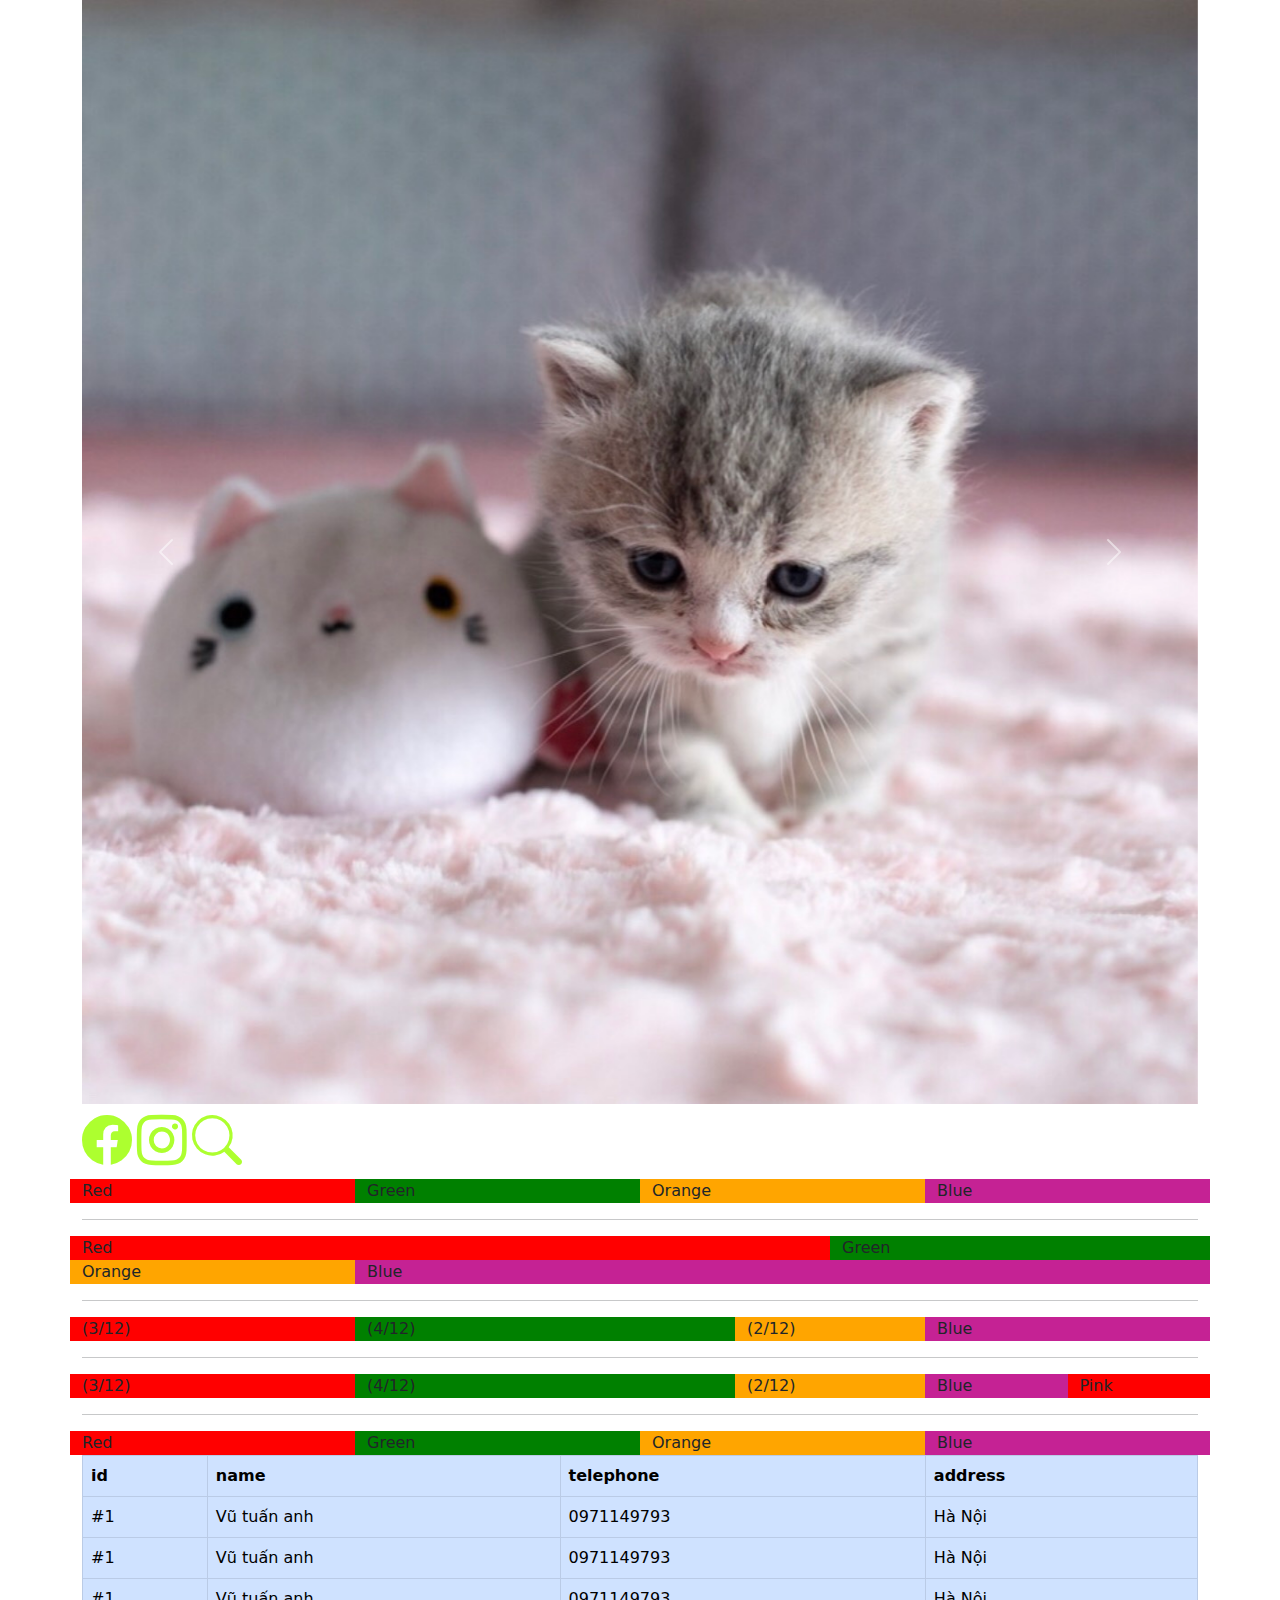
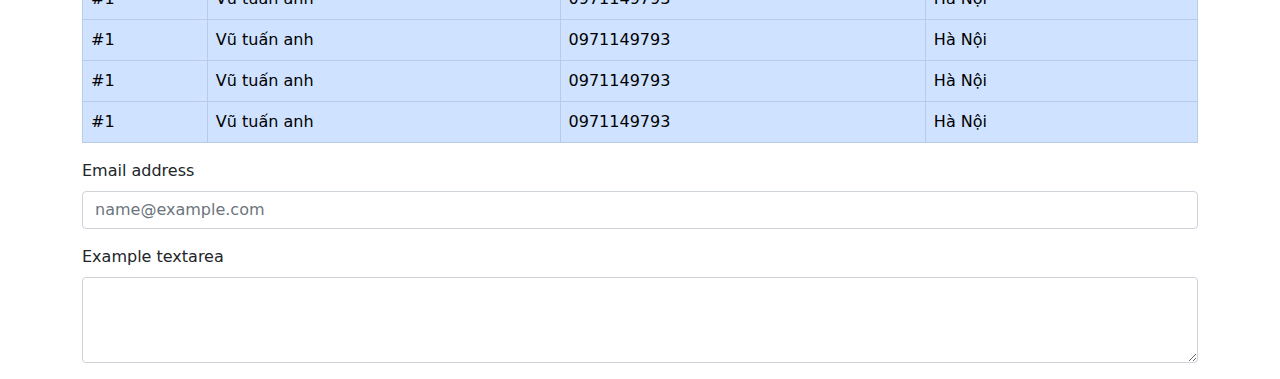
<file: bootstrap.html>
<!DOCTYPE html>
<html lang="en">
<head>
    <meta charset="UTF-8">
    <meta name="viewport" content="width=device-width, initial-scale=1.0">
    <title>DEMO BOOTSTRAP</title>
    <link rel="stylesheet" href="liberry/bootstrap.5.3/css/bootstrap.min.css">
    <link rel="stylesheet" href="https://cdn.jsdelivr.net/npm/bootstrap-icons@1.10.5/font/bootstrap-icons.css">
    <link rel="stylesheet" href="CSS/demobootstrap.css">
    <script type="text/javascript" src="liberry/bootstrap.5.3/js/bootstrap.bundle.js"></script>
    

</head>
<body>
    <div class="container">
        <div id="carouselExample" class="carousel slide">
            <div class="carousel-inner">
              <div class="carousel-item active">
                <img src="IMAGE/xiaomaomi.jpg" class="d-block w-100" alt="...">
              </div>
              <div class="carousel-item">
                <img src="IMAGE/w3name.jpg" class="d-block w-100" alt="...">
              </div>
              <div class="carousel-item">
                <img src="IMAGE/w3.jpg" class="d-block w-100" alt="...">
              </div>
            </div>
            <button class="carousel-control-prev" type="button" data-bs-target="#carouselExample" data-bs-slide="prev">
              <span class="carousel-control-prev-icon" aria-hidden="true"></span>
              <span class="visually-hidden">Previous</span>
            </button>
            <button class="carousel-control-next" type="button" data-bs-target="#carouselExample" data-bs-slide="next">
              <span class="carousel-control-next-icon" aria-hidden="true"></span>
              <span class="visually-hidden">Next</span>
            </button>
          </div>
    </div>
    <head>
        <div class="container">
            <i class="icon-header bi bi-facebook"></i>
            <i class="icon-header bi bi-instagram"></i>
            <i class="icon-header bi bi-search"></i>

        </div>
    </head>
    <div class="container">
        <div class="row">
            <div class="red col">Red</div>
            <div class="green col">Green</div>
            <div class="orange col">Orange</div>
            <div class="blue col">Blue</div>
        </div>  
    <hr/>
        <div class="row">
            <div class="red col-8">Red</div>
            <div class="green col-4">Green</div>
            <div class="orange col-3">Orange</div>
            <div class="blue col-9">Blue</div>
        </div>  
    <hr/>
        <div class="row">
            <div class="red col-3">(3/12)</div>
            <div class="green col-4">(4/12)</div>
            <div class="orange col-2">(2/12)</div>
            <div class="blue col">Blue</div>
        </div>    
    <hr/>
        <div class="row">
            <div class="red col-3">(3/12)</div>
            <div class="green col-4">(4/12)</div>
            <div class="orange col-2">(2/12)</div>
            <div class="blue col">Blue</div>
            <div class="pink col">Pink</div>
        </div>
    <hr/>
        <div class="row">
            <div class="red col-3 col-md-4 col-lg-3">Red</div>
            <div class="green col-3 col-md-4 col-lg-3">Green</div>
            <div class="orange col-4 col-md-4 col-lg-3">Orange</div>
            <div class="blue col-2 col-md-6 col-lg-3">Blue</div>
        </div>     
    </div>
    <div class="container " >
        <table class="table table-primary table-bordered table-hover">
            <thead>
                <th>id</th>
                <th>name</th>
                <th>telephone</th>
                <th>address</th>
            </thead>
            <tbody>
                <tr>
                    <td>#1</td>
                    <td>Vũ tuấn anh </td>
                    <td>0971149793</td>
                    <td>Hà Nội</td>
                </tr>
                <tr>
                    <td>#1</td>
                    <td>Vũ tuấn anh </td>
                    <td>0971149793</td>
                    <td>Hà Nội</td>
                </tr>
                <tr>
                    <td>#1</td>
                    <td>Vũ tuấn anh </td>
                    <td>0971149793</td>
                    <td>Hà Nội</td>
                </tr>
                <tr>
                    <td>#1</td>
                    <td>Vũ tuấn anh </td>
                    <td>0971149793</td>
                    <td>Hà Nội</td>
                </tr>
                <tr>
                    <td>#1</td>
                    <td>Vũ tuấn anh </td>
                    <td>0971149793</td>
                    <td>Hà Nội</td>
                </tr>
                <tr>
                    <td>#1</td>
                    <td>Vũ tuấn anh </td>
                    <td>0971149793</td>
                    <td>Hà Nội</td>
                </tr>
        </table>
    </div>
    <div class="container">
            <form action="#" method="get">
                <div class="mb-3">
                    <label for="exampleFormControlInput1" class="form-label">Email address</label>
                    <input type="email" class="form-control" id="exampleFormControlInput1" placeholder="name@example.com">
                </div>
                <div class="mb-3">
                    <label for="exampleFormControlTextarea1" class="form-label">Example textarea</label>
                    <textarea class="form-control" id="exampleFormControlTextarea1" rows="3"></textarea>
                </div>
            </form>
    </div>
        
</body>
</html>
</file>
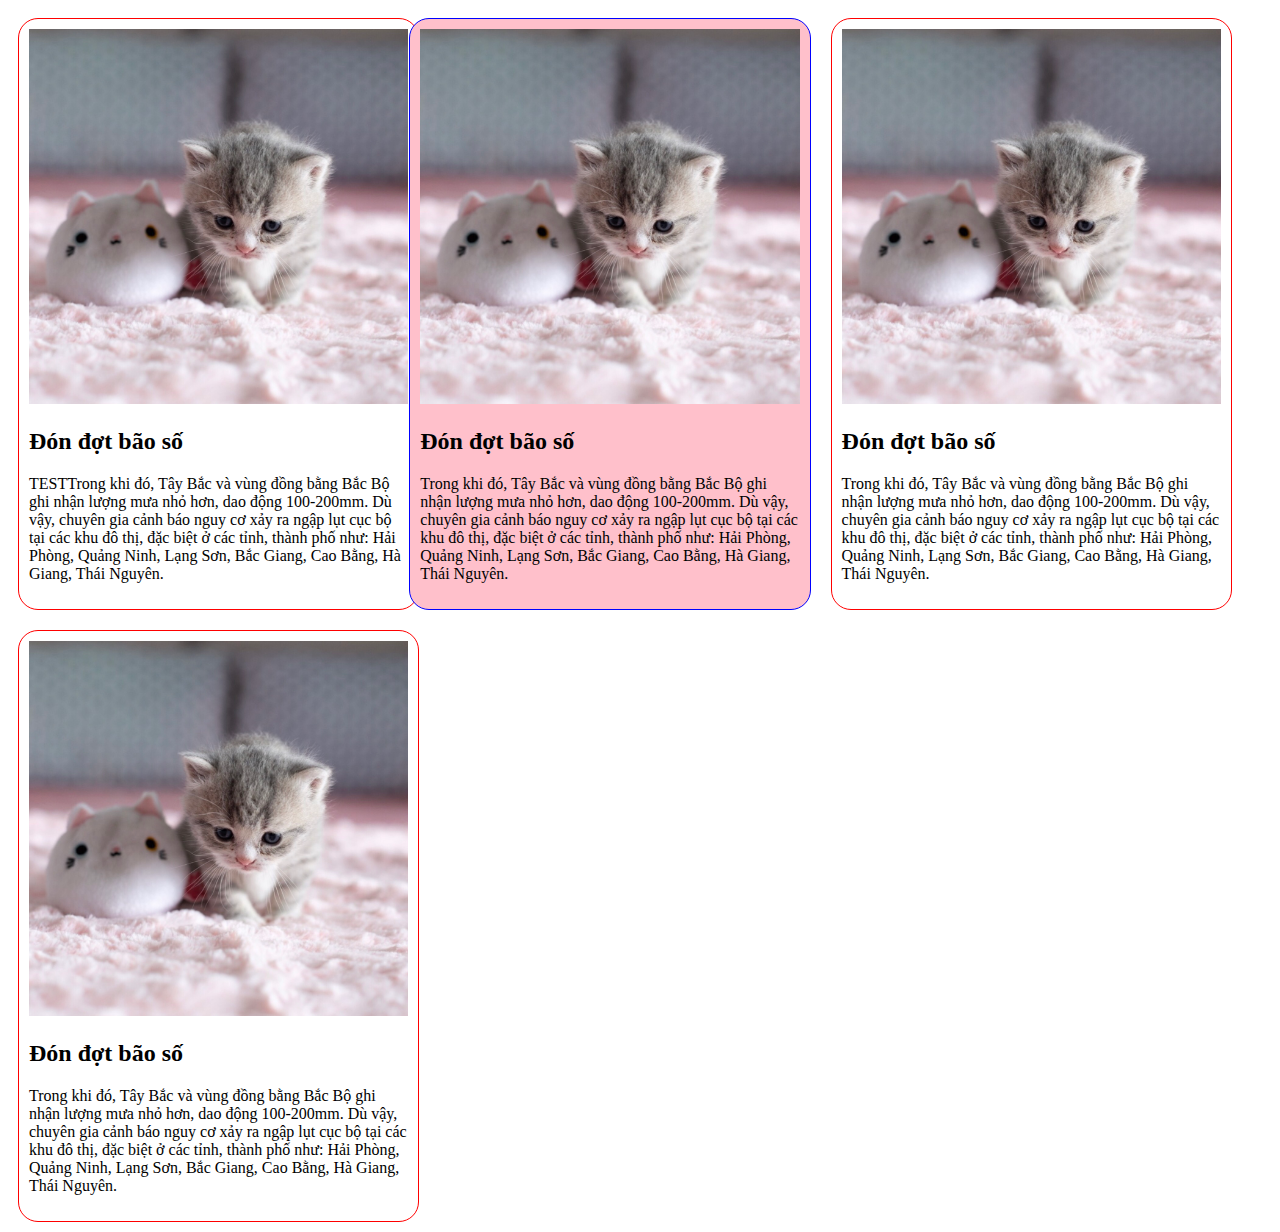
<file: boxmodel.html>
<!DOCTYPE html>
<html lang="en">
<head>
    <meta charset="UTF-8">
    <meta name="viewport" content="width=device-width, initial-scale=1.0">
    <title>BOXMODEL</title>
    <link rel="stylesheet" href="CSS/boxmodel.css"/>
</head>
<body>
    <div >
        <img src="IMAGE/xiaomaomi.jpg" alt="">
        <h2>Đón đợt bão số</h2>
        <p>
            TESTTrong khi đó, Tây Bắc và vùng đồng bằng Bắc Bộ ghi nhận lượng mưa nhỏ hơn, dao động 100-200mm. Dù vậy, chuyên gia cảnh báo nguy cơ xảy ra ngập lụt cục bộ tại các khu đô thị, đặc biệt ở các tỉnh, thành phố như: Hải Phòng, Quảng Ninh, Lạng Sơn, Bắc Giang, Cao Bằng, Hà Giang, Thái Nguyên.
        </p>
    </div>
    <div class="dacbiet" >
        <img src="IMAGE/xiaomaomi.jpg" alt="">
        <h2>Đón đợt bão số</h2>
        <p>
            Trong khi đó, Tây Bắc và vùng đồng bằng Bắc Bộ ghi nhận lượng mưa nhỏ hơn, dao động 100-200mm. Dù vậy, chuyên gia cảnh báo nguy cơ xảy ra ngập lụt cục bộ tại các khu đô thị, đặc biệt ở các tỉnh, thành phố như: Hải Phòng, Quảng Ninh, Lạng Sơn, Bắc Giang, Cao Bằng, Hà Giang, Thái Nguyên.
        </p>
    </div>
    <div >
        <img src="IMAGE/xiaomaomi.jpg" alt="">
        <h2>Đón đợt bão số</h2>
        <p>
            Trong khi đó, Tây Bắc và vùng đồng bằng Bắc Bộ ghi nhận lượng mưa nhỏ hơn, dao động 100-200mm. Dù vậy, chuyên gia cảnh báo nguy cơ xảy ra ngập lụt cục bộ tại các khu đô thị, đặc biệt ở các tỉnh, thành phố như: Hải Phòng, Quảng Ninh, Lạng Sơn, Bắc Giang, Cao Bằng, Hà Giang, Thái Nguyên.
        </p>
    </div>
    <div >
        <img src="IMAGE/xiaomaomi.jpg" alt="">
        <h2>Đón đợt bão số</h2>
        <p>
            Trong khi đó, Tây Bắc và vùng đồng bằng Bắc Bộ ghi nhận lượng mưa nhỏ hơn, dao động 100-200mm. Dù vậy, chuyên gia cảnh báo nguy cơ xảy ra ngập lụt cục bộ tại các khu đô thị, đặc biệt ở các tỉnh, thành phố như: Hải Phòng, Quảng Ninh, Lạng Sơn, Bắc Giang, Cao Bằng, Hà Giang, Thái Nguyên.
        </p>
    </div>
        
</body>
</html>
</file>
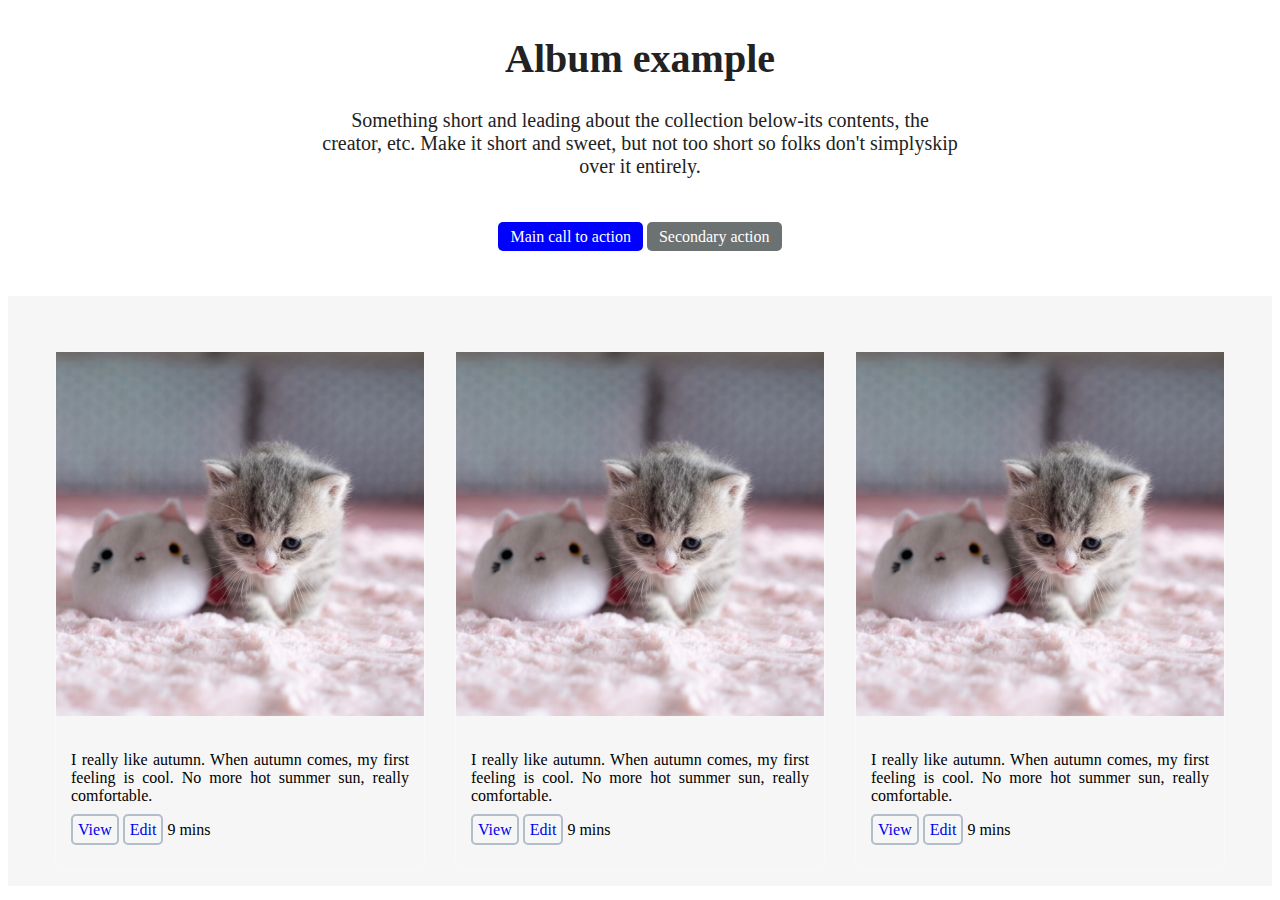
<file: demo_example.html>
<!DOCTYPE html>
<html lang="en">
<head>
    <meta charset="UTF-8">
    <meta name="viewport" content="width=device-width, initial-scale=1.0">
    <title>Document</title>
    <link rel="stylesheet" href="CSS/demo_example.css"/>
</head>
<body>
    <section class="block block-top">
        <div class="container">
            <h1 class="heading-1">Album example</h1>
            <p>Something short and leading about the 
                collection below-its contents, the creator, 
                etc. Make it short and sweet, 
                but not too short so folks don't 
                simplyskip over it entirely.
            </p>
        </div>
        <div class="btn">
            <a href="#" class="btn-blue">Main call to action</a>
            <a href="#" class="btn-gray">Secondary action</a>

        </div>
    </section>
    <section class="block block-bottom">
        <div class="container">
            <div class="grid-container">
                <div class="card">
                    <img src="IMAGE/xiaomaomi.jpg"/>
                    <div class="card-body">
                        <p>I really like autumn. When autumn comes, 
                            my first feeling is cool. No more hot summer sun, 
                            really comfortable.</p>
                        <p class="card-footer">
                            <a href="#">View</a>
                            <a href="#">Edit</a>
                            <span>9 mins</span>
                        </p>
                    </div>
                </div>
                <div class="card">
                    <img src="IMAGE/xiaomaomi.jpg"/>
                    <div class="card-body">
                        <p>I really like autumn. When autumn comes, 
                            my first feeling is cool. No more hot summer sun, 
                            really comfortable.</p>
                        <p class="card-footer">
                            <a href="#">View</a>
                            <a href="#">Edit</a>
                            <span>9 mins</span>
                        </p>
                    </div>
                </div>
                <div class="card">
                    <img src="IMAGE/xiaomaomi.jpg"/>
                    <div class="card-body">
                        <p>I really like autumn. When autumn comes, 
                            my first feeling is cool. No more hot summer sun, 
                            really comfortable.</p>
                        <p class="card-footer">
                            <a href="#">View</a>
                            <a href="#">Edit</a>
                            <span>9 mins</span>
                        </p>
                    </div>
                </div>
            </div>
        </div>
    </section>
</body>
</html>
</file>
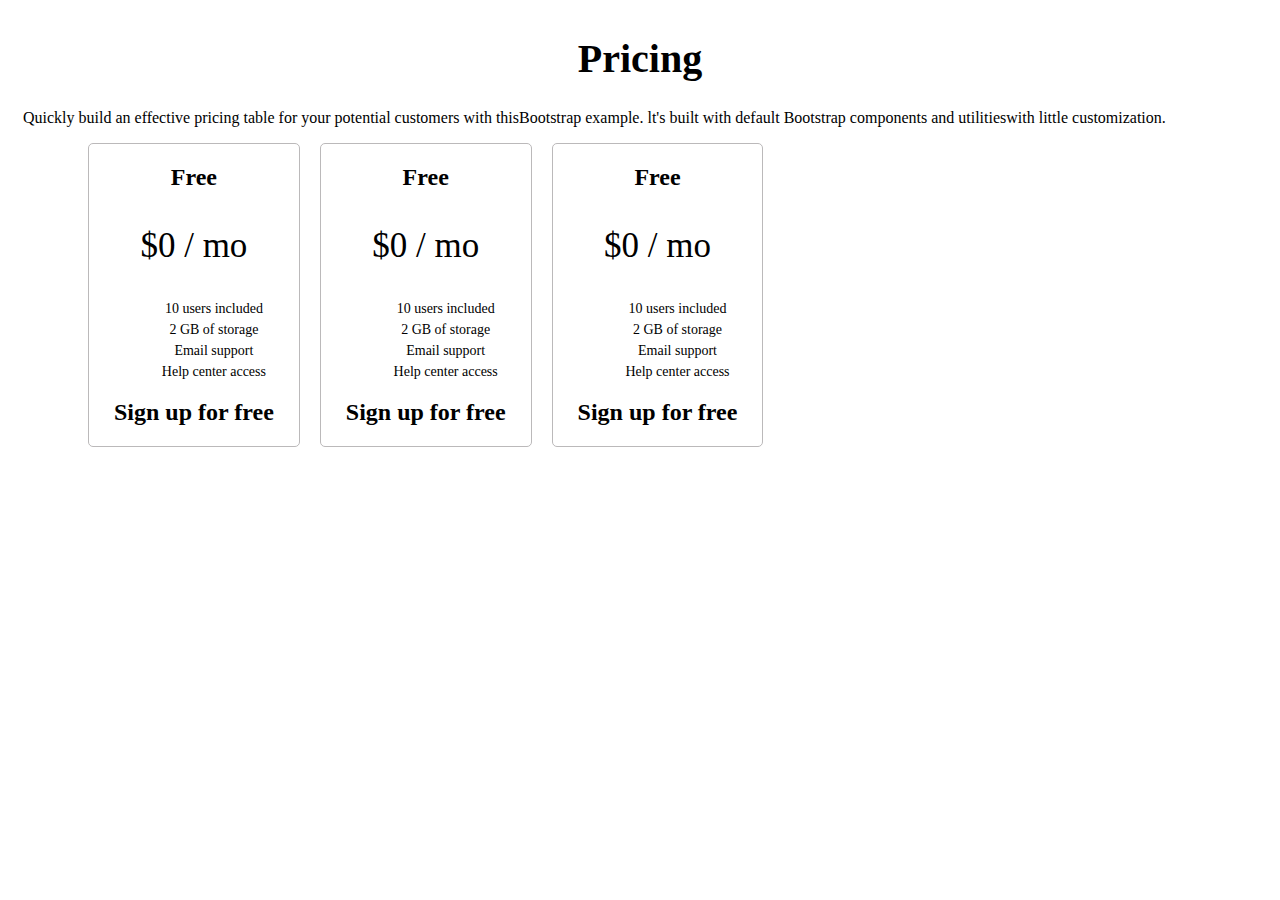
<file: Pricing.html>
<!DOCTYPE html>
<html lang="en">
<head>
    <meta charset="UTF-8">
    <meta name="viewport" content="width=device-width, initial-scale=1.0">
    <title>Pricing</title>
     <link rel="stylesheet" href="CSS/Pricing.css"/>
</head>
<body>
 <section class="block block-heading">
    <div class="container">
        <h1 class="heading-1">Pricing</h1>
        <p>Quickly build an effective pricing table for 
            your potential customers with thisBootstrap example. 
            lt's built with default Bootstrap components 
            and utilitieswith little customization.
        </p>
    </div>
 </section>
 <section class="block block-body1">
    <div class="container body">
        <div class="grid-container">
            <h2 class="hedaing-chirl">Free</h2>
            <p class="money">$0 / mo</p>
            <ul>
                <li>10 users included</li>
                <li>2 GB of storage</li>
                <li>Email support</li>
                <li>Help center access</li>
            </ul>
            <h2 class="bottom-chirl">Sign up for free</h2>
        </div>
        <div class="grid-container">
            <h2 class="hedaing-chirl">Free</h2>
            <p class="money">$0 / mo</p>
            <ul>
                <li>10 users included</li>
                <li>2 GB of storage</li>
                <li>Email support</li>
                <li>Help center access</li>
            </ul>
            <h2 class="bottom-chirl">Sign up for free</h2>
        </div>
        <div class="grid-container">
            <h2 class="hedaing-chirl">Free</h2>
            <p class="money">$0 / mo</p>
            <ul>
                <li>10 users included</li>
                <li>2 GB of storage</li>
                <li>Email support</li>
                <li>Help center access</li>
            </ul>
            <h2 class="bottom-chirl">Sign up for free</h2>
        </div>
    </div>
 </section>
</body>
</file>
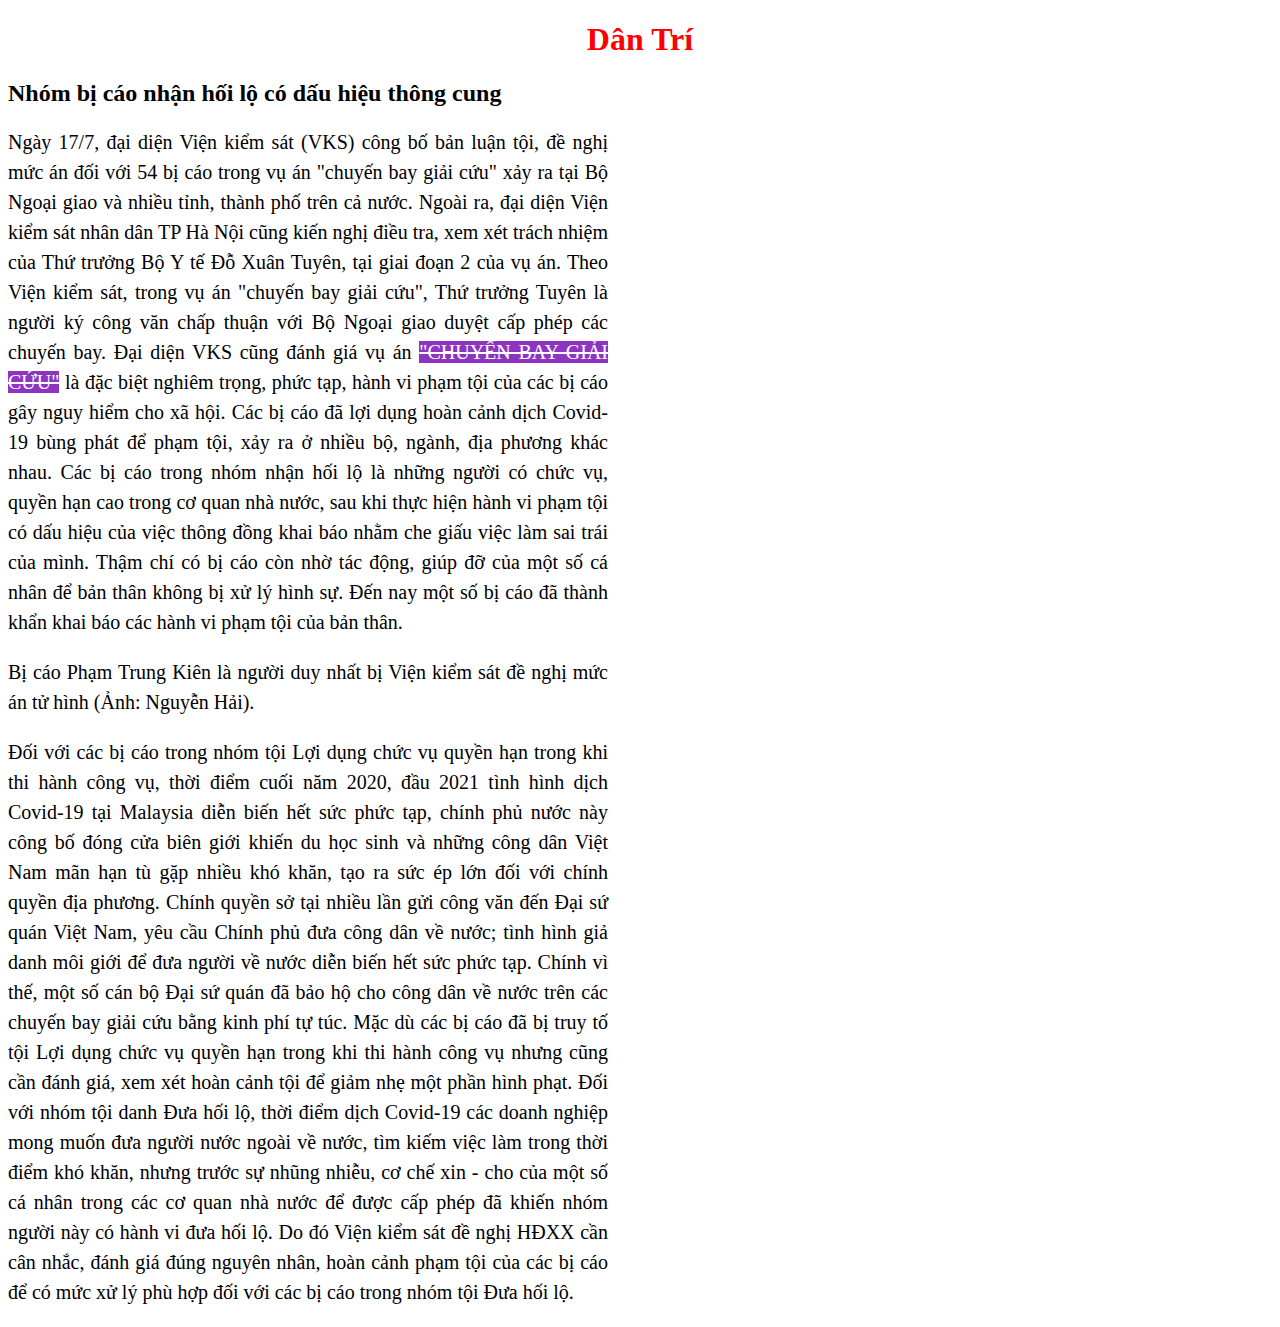
<file: sesion2.html>
<!DOCTYPE html>
<html lang="en">
<head>
    <meta charset="UTF-8">
    <meta name="viewport" content="width=device-width, initial-scale=1.0">
    <title>DEMO CSS</title>
    <link rel="stylesheet" href="CSS/app.css">
</head>
<body>
    <h1>Dân Trí</h1>
    <h2>Nhóm bị cáo nhận hối lộ có dấu hiệu thông cung</h2>
    <p>Ngày 17/7, đại diện Viện kiểm sát (VKS) công bố bản luận tội, đề nghị mức án đối với 54 bị cáo trong vụ án "chuyến bay giải cứu" xảy ra tại Bộ Ngoại giao và nhiều tỉnh, thành phố trên cả nước.

        Ngoài ra, đại diện Viện kiểm sát nhân dân TP Hà Nội cũng kiến nghị điều tra, xem xét trách nhiệm của Thứ trưởng Bộ Y tế Đỗ Xuân Tuyên, tại giai đoạn 2 của vụ án.
        
        Theo Viện kiểm sát, trong vụ án "chuyến bay giải cứu", Thứ trưởng Tuyên là người ký công văn chấp thuận với Bộ Ngoại giao duyệt cấp phép các chuyến bay.
        
        Đại diện VKS cũng đánh giá vụ án <span>"chuyến bay giải cứu"</span>  là đặc biệt nghiêm trọng, phức tạp, hành vi phạm tội của các bị cáo gây nguy hiểm cho xã hội.
        
        Các bị cáo đã lợi dụng hoàn cảnh dịch Covid-19 bùng phát để phạm tội, xảy ra ở nhiều bộ, ngành, địa phương khác nhau.
        
        Các bị cáo trong nhóm nhận hối lộ là những người có chức vụ, quyền hạn cao trong cơ quan nhà nước, sau khi thực hiện hành vi phạm tội có dấu hiệu của việc thông đồng khai báo nhằm che giấu việc làm sai trái của mình.
        
        Thậm chí có bị cáo còn nhờ tác động, giúp đỡ của một số cá nhân để bản thân không bị xử lý hình sự. Đến nay một số bị cáo đã thành khẩn khai báo các hành vi phạm tội của bản thân.
    </p>
    <p>
        Bị cáo Phạm Trung Kiên là người duy nhất bị Viện kiểm sát đề nghị mức án tử hình (Ảnh: Nguyễn Hải).
    </p>
    <p>
        Đối với các bị cáo trong nhóm tội Lợi dụng chức vụ quyền hạn trong khi thi hành công vụ, thời điểm cuối năm 2020, đầu 2021 tình hình dịch Covid-19 tại Malaysia diễn biến hết sức phức tạp, chính phủ nước này công bố đóng cửa biên giới khiến du học sinh và những công dân Việt Nam mãn hạn tù gặp nhiều khó khăn, tạo ra sức ép lớn đối với chính quyền địa phương.

        Chính quyền sở tại nhiều lần gửi công văn đến Đại sứ quán Việt Nam, yêu cầu Chính phủ đưa công dân về nước; tình hình giả danh môi giới để đưa người về nước diễn biến hết sức phức tạp. 
        
        Chính vì thế, một số cán bộ Đại sứ quán đã bảo hộ cho công dân về nước trên các chuyến bay giải cứu bằng kinh phí tự túc. 
        
        Mặc dù các bị cáo đã bị truy tố tội Lợi dụng chức vụ quyền hạn trong khi thi hành công vụ nhưng cũng cần đánh giá, xem xét hoàn cảnh tội để giảm nhẹ một phần hình phạt.
        
        Đối với nhóm tội danh Đưa hối lộ, thời điểm dịch Covid-19 các doanh nghiệp mong muốn đưa người nước ngoài về nước, tìm kiếm việc làm trong thời điểm khó khăn, nhưng trước sự nhũng nhiễu, cơ chế xin - cho của một số cá nhân trong các cơ quan nhà nước để được cấp phép đã khiến nhóm người này có hành vi đưa hối lộ. 
        
        Do đó Viện kiểm sát đề nghị HĐXX cần cân nhắc, đánh giá đúng nguyên nhân, hoàn cảnh phạm tội của các bị cáo để có mức xử lý phù hợp đối với các bị cáo trong nhóm tội Đưa hối lộ.   
    </p>
</body>
</html>
</file>
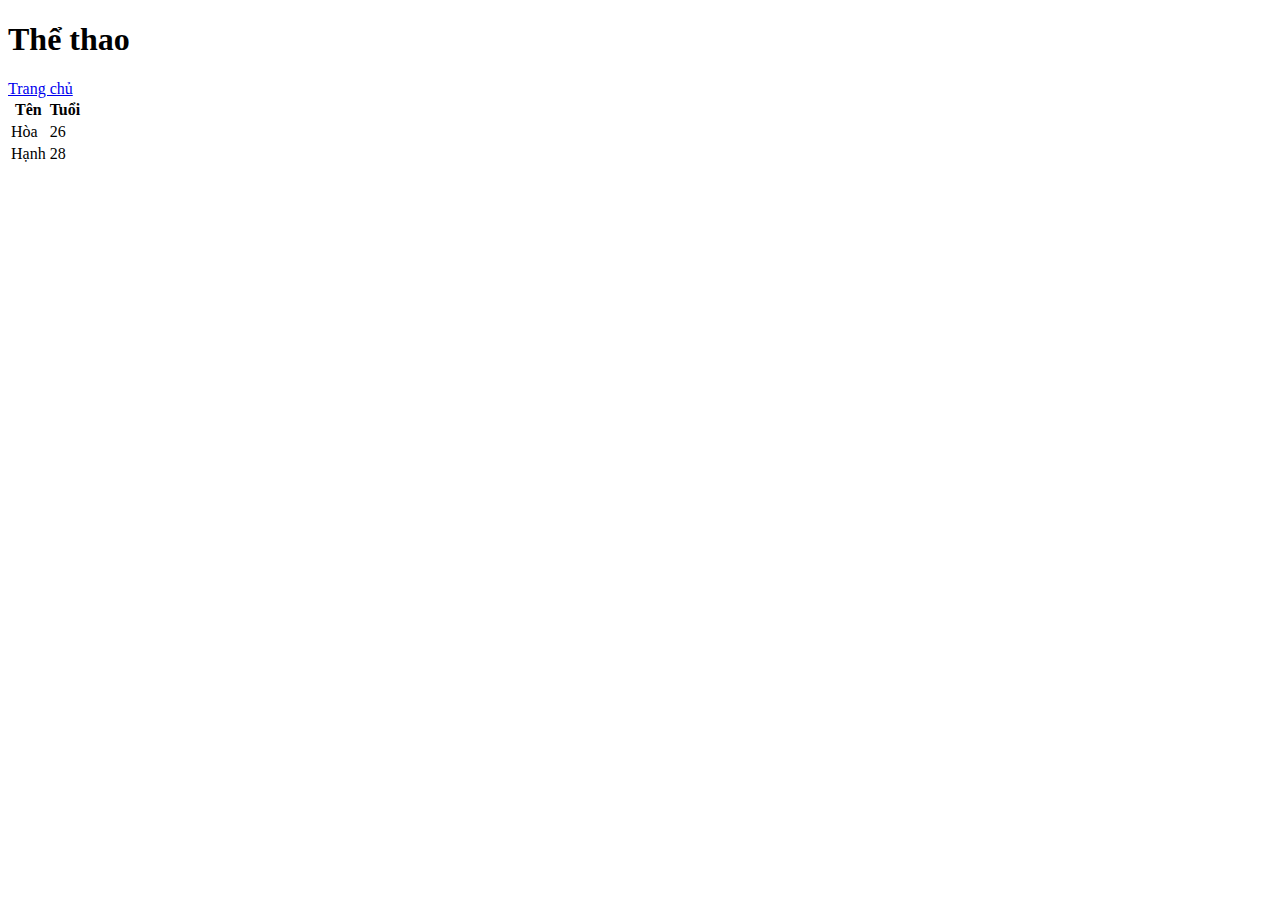
<file: thethao.html>
<!DOCTYPE html>
<html lang="en">
<head>
    <meta charset="UTF-8">
    <meta name="viewport" content="width=device-width, initial-scale=1.0">
    <title>Thể thao</title>
</head>
<body>
    <h1>Thể thao</h1>
    <a href="/index.html">Trang chủ </a>
    <table>
        <thead>
            <th>Tên</th>
            <th>Tuổi</th>
        </thead>
        <tbody>
            <tr>
                <td>Hòa</td>
                <td>26</td>
            </tr>
            <tr>
                <td>Hạnh</td>
                <td>28</td>
            </tr>
        </tbody>
    </table>
</body>
</html>
</file>
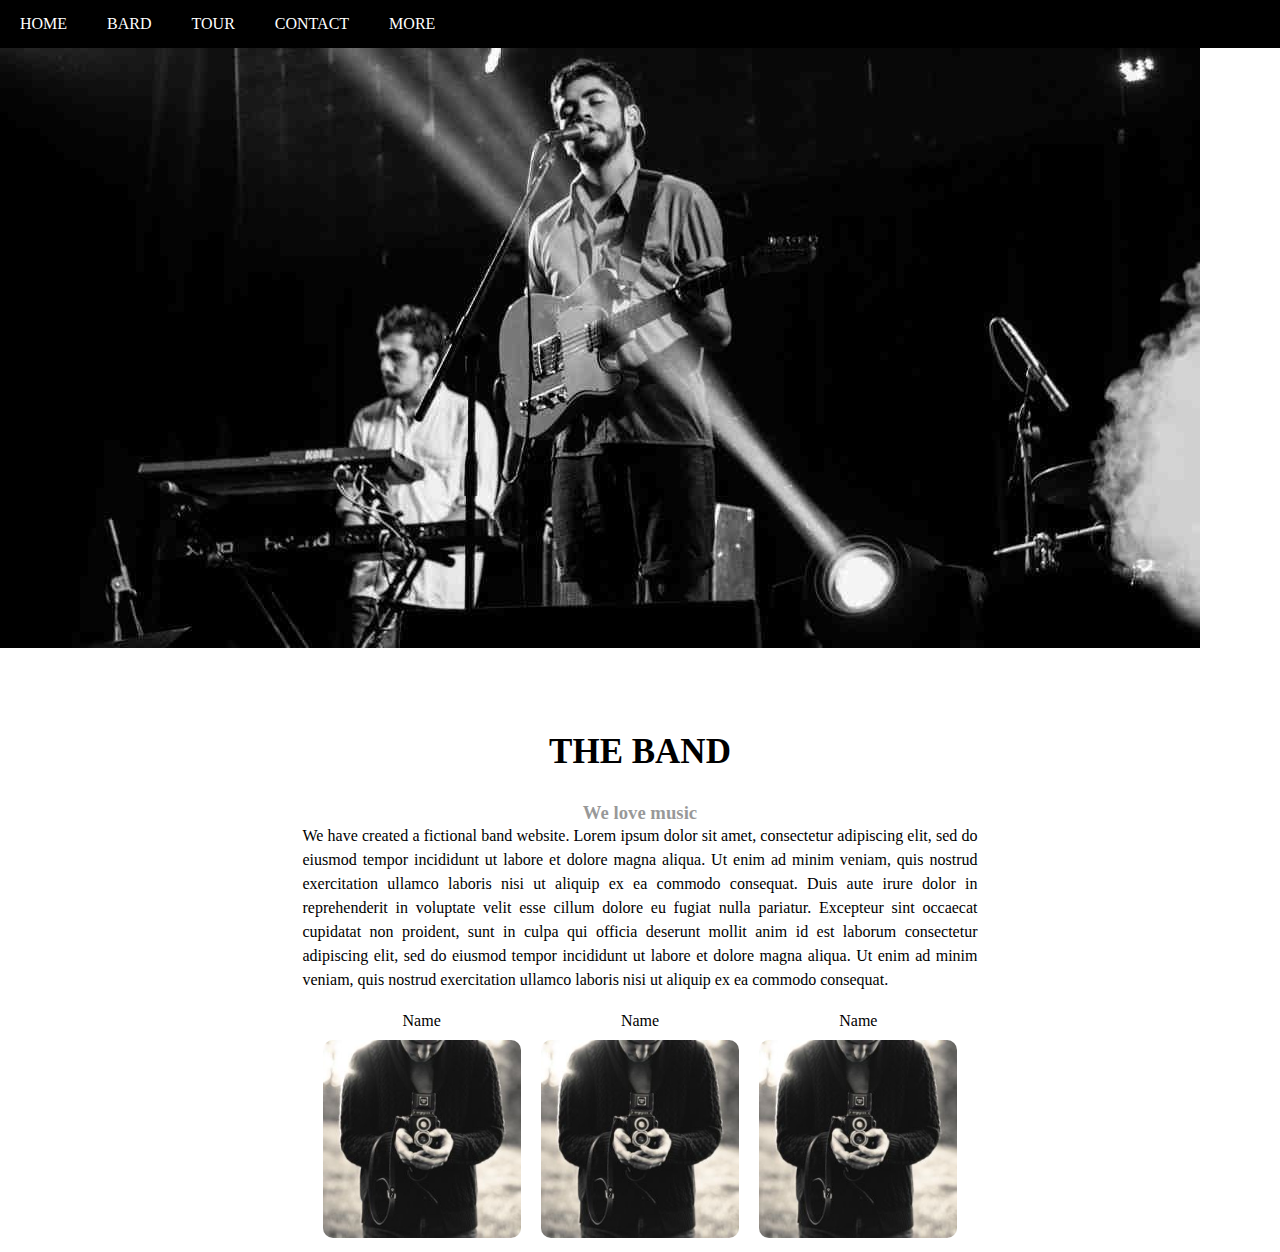
<file: w3.html>
<!DOCTYPE html>
<html lang="en">
<head>
    <meta charset="UTF-8">
    <meta name="viewport" content="width=device-width, initial-scale=1.0">
    <title>W3.CSS Template</title>
    <link rel="stylesheet" type="text/css" href="CSS/w3.css">
</head>
<body>
    <header class="block block-header">
        <div class="container container-1">
            <div class="menu">
                <ul>
                <li><a href="#">HOME</a></li>
                <li><a href="#">BARD</a></li>
                <li><a href="#">TOUR</a></li>
                <li><a href="#">CONTACT</a></li>
                <li><a href="#">MORE</a></li>
                </ul>
            </div>
            <span class="menu-mobile">HOME</span>
        </div>
    </header>
    <section class="block block-image1">
          <div class="C_image1">
            <img  src="IMAGE/w3.jpg" alt="">
          </div>

    </section>
    <section class="block block-body1">
        <div class="container container-2">
            <h2 class="text1">THE BAND</h2>
            <H3 class="text2">We love music</H3>
            <P class="text3">We have created a fictional band website. 
               Lorem ipsum dolor sit amet, consectetur 
               adipiscing elit, sed do eiusmod tempor incididunt 
               ut labore et dolore magna aliqua. Ut enim 
               ad minim veniam, quis nostrud exercitation 
               ullamco laboris nisi ut aliquip ex ea commodo 
               consequat. Duis aute irure dolor in reprehenderit
                in voluptate velit esse cillum dolore eu fugiat 
                nulla pariatur. Excepteur sint occaecat cupidatat non 
                proident, sunt in culpa qui officia deserunt 
                mollit anim id est laborum consectetur adipiscing 
                elit, sed do eiusmod tempor incididunt ut labore
                 et dolore magna aliqua. Ut enim ad minim veniam, 
                 quis nostrud exercitation ullamco laboris nisi ut 
                 aliquip ex ea commodo consequat.
            </P>
        </div>
        <div class="container container-2">
            <div class="C_image2">
                <div class="card_image">
                    <p>Name</p>
                    <img src="IMAGE/w3name.jpg" alt="">
                </div>
                <div class="card_image">
                    <p>Name</p>
                    <img src="IMAGE/w3name.jpg" alt="">
                </div>
                <div  class="card_image">
                    <p>Name</p>
                    <img src="IMAGE/w3name.jpg" alt="">
                </div>
            </div>

        </div>
    </section>
</body>
</html>
</file>
<file: CSS/boxmodel.css>
img{
    max-width: 100%;/*Độ rộng của ảnh không vượt qua khối chứa nó*/
}
div{
    width: calc(33.33% - 42px);   /*calc(33% - 32px);*/
    float: left;
    margin: 10px; /*margin top, right, bottom, left*/
    border: 1px solid red;
    padding: 10px;
    border-radius: 20px; 
} 
.dacbiet{
    background-color: pink;
    border: 1px solid blue;
    margin-left: -20px; /*margin âm chỉ có thể kéo về một chiều */
}
</file>
<file: CSS/demo_example.css>
.block{
    float: left;
    width: 100%;
}
.container{
    width: 1200px;
    margin: 0 auto;
}
.block-top h1{
    font-size: 40px;
    color: #222222;
    text-align: center;

}
.block-top p{
    font-size: 20px;
    color: #222222;
    text-align: center;
    width: 640px;
    margin: 0 auto;
}
.btn{
    float: left;
    width: 100%;
    text-align: center;
    margin:  50px 0;

}
.btn a{
    color: white;
    font-size: 16px;
    padding: 6px 12px;
    background-color: rgb(108, 114, 114);
    text-decoration: none;
    border-radius: 5px;
}
.btn .btn-blue{
    background-color: blue;

}
.block-bottom{
    background-color: #f1f2f3a8;
    padding-top: 40px;
}
img{max-width: 100%;}
.grid-container{
float: left;
width: 100%;
display: flex; /*Tự động chia theo số lượng phần tử con có trong thẻ đó */
}
.card{
    margin: 15px;
    border: 1px solid rgb(250, 248, 249);
    display: block;/*các phần tử con hiển thị thành một khối*/
    border-radius: 10px;
}
.card-body{
    padding: 15px;
}
.card-body p{
    text-align: justify;
}

.card-body .card-footer a{
border: 2px solid #8fa2b4a8 ;
border-radius: 5px;
text-decoration: none; /*bỏ dấu gạch chân */
padding: 5px;
}
.card-body .card-footer a{
    padding: 5px;
}
</file>
<file: CSS/Pricing.css>
.block{
    float: left;
    width: 100%;
}
.container{
    float: none;
    margin: 0 auto;
    margin: 0 15px;

}
.body{
    display: flex;
    text-align: center;
    margin: 0 30px;
}

.heading-1{
    text-align: center;
    font-size: 40px;

}

.heading-1 p{
    padding: 0 15px;
    text-align: center;
}

.block-body1{
display: flex;
text-align: center;
margin: 0 40px;
}

.grid-container{ 
    border: 1px solid rgb(187, 185, 186);
    border-radius: 5px;
    margin: 0 10px;
    padding: 0 25PX;

}
.grid-container li{
    list-style-type: none;
    font-size: 14px;
    margin:  5px;
}
.money{
    font-size: 35px;

}
</file>
<file: CSS/app.css>
h1{ /* selector*/
    color: red;
    text-align: center;
}
p{
    color: black;
    font-size: 20px; /* pixel*/
    font-size: 'Times New Roman', Times, serif;
    font-weight: 400;  /* 400-normal, 700-bold*/
    line-height: 1.5;
    text-align: justify; /* left, right, center, justify*/
    text-decoration: none; /* underlline*/
    width: 600px;

}
span{
   text-decoration:  line-through;
   text-transform:  uppercase; /*uppercase, lowercase, capitalize */
   background-color: rgb(141, 53, 192);
   color: white;
}
</file>
<file: CSS/demobootstrap.css>
.red{
    background-color: red;
}
.green{
    background-color:green;
}
.orange{
    background-color: orange;
}
.blue{
    background-color: rgb(197, 34, 148);
}
.pink{
    background-color: red;
}
.icon-header{
    font-size: 50px;
    color: greenyellow;
}
 /* -input (tối đa 255 ký tự)
                -textarea (100000 ký tự)
                -select (choise)
                -button (nút nhấn) */
</file>
